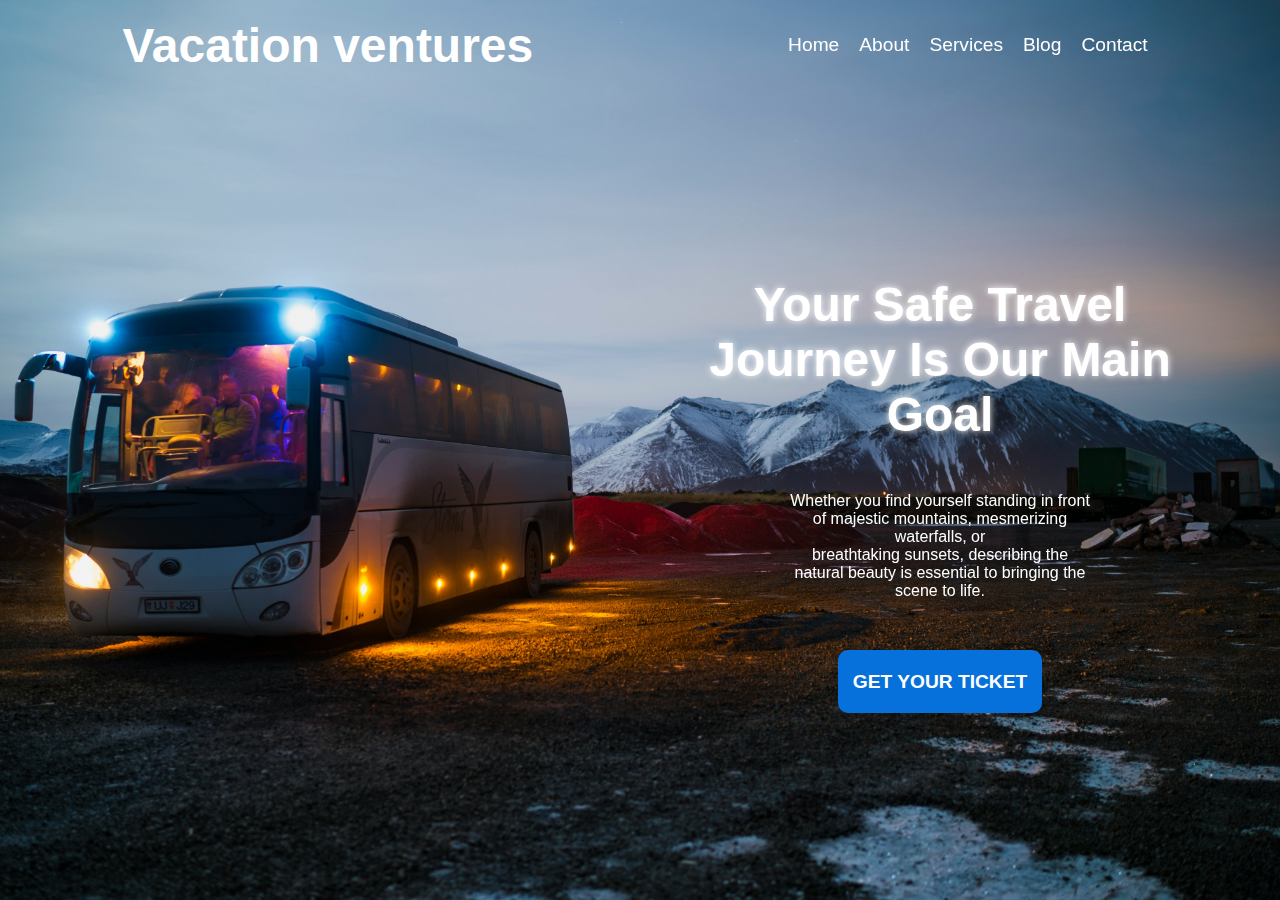
<file: 5.Tourism/case study/travel/bus/index.html>
<!DOCTYPE html>
<html lang="en">
<head>
    <meta charset="UTF-8">
    <meta name="viewport" content="width=device-width, initial-scale=1.0">
    <link rel="stylesheet" href="https://unpkg.com/aos@next/dist/aos.css" />
    <style>
        *{
            padding: 0;
            margin: 0;
            font-family: Arial, Helvetica, sans-serif;
            box-sizing: border-box;
        }
        
        body{
            width: 100%;
            height: 100vh;
            background-image: url(background.jpg);
            background-repeat: no-repeat;
            background-position: center;
            background-size: cover;
        }
        
        nav{
            width: 100%;
            height: 10vh;
            display: flex;
            justify-content: space-around;
            align-items: center;
            color: white;
        }
        
        nav .logo{
            font-size: 1.5rem;
        }
        
        nav .links {
            display: flex;
        }
        
        nav .links a{
            color: white;
            text-decoration: none;
            font-size: 1.2rem;
            margin: 0 10px;
        }
        
        nav .links a:hover{
            text-decoration: underline;
        }
        
        section{
            width: 100%;
            height: 90vh;
            display: flex;
            justify-content: center;
            align-items: center;
        }
        
        .content{
            width: 40%;
            text-align: center;
            color: white;
            margin-left: 600px;
        }
        
        .content h1{
            font-size: 3rem;
            text-shadow: 0 0 7px white;
        }
        
        
        .content p{
            width: 60%;
            margin: 50px 20%;
        }
        
        .content button{
        width: 40%;
        height: 7vh;
        border-radius: 10px;
        background: rgb(7,113,219);    
        border: none;
        outline: none;
        color: white;
        cursor: pointer;
        font-size: 1.2rem;
        font-weight: 700;
        transition: 0.2s linear;
        }
        
        .content button:hover{
            scale: 1.1;
            font-size: 1.3rem;
            background-color: transparent;
            backdrop-filter: brightness(40%);
            color: rgb(7,113,219);
            border: 1px solid rgb(7,113,219);
            box-shadow: 0 0 10px 3px rgb(7,113,219);
        }
        
        
    </style>
    <title>Vacation ventures</title>   
</head>
<body>
    <nav>
        <div class="logo">
            <h1>Vacation ventures</h1>
        </div>
        <div class="links">
            <div class="link" data-aos="fade-up" data-aos-duration="1200"><a href="">Home</a></div>
            <div class="link" data-aos="fade-up" data-aos-duration="1200" data-aos-delay="100"><a href="">About</a></div>
            <div class="link" data-aos="fade-up" data-aos-duration="1200" data-aos-delay="200"><a href="">Services</a></div>
            <div class="link" data-aos="fade-up" data-aos-duration="1200" data-aos-delay="500"><a href="">Blog</a></div>
            <div class="link" data-aos="fade-up" data-aos-duration="1200" data-aos-delay="600"><a href="">Contact</a></div>
        </div>
        
    </nav>
    <section>
        <div class="content">
            <h1 data-aos="fade-right" data-aos-duration="2000" data-aos-delay="900">Your Safe Travel Journey Is Our Main Goal</h1>
            <p data-aos="fade-left" data-aos-duration="2000" data-aos-delay="1000">Whether you find yourself standing in front of majestic mountains, mesmerizing waterfalls, or <br> breathtaking sunsets, describing the natural beauty is essential to bringing the scene to life.</p>
            <button data-aos="zoom-in" data-aos-duration="2000" data-aos-delay="1200" onclick="location.href='destination.html'">GET YOUR TICKET</button>
        </div>
    </section>
    <script src="https://unpkg.com/aos@next/dist/aos.js"></script>
    <script>
      AOS.init();
    </script>
</body>
</html>
</file>
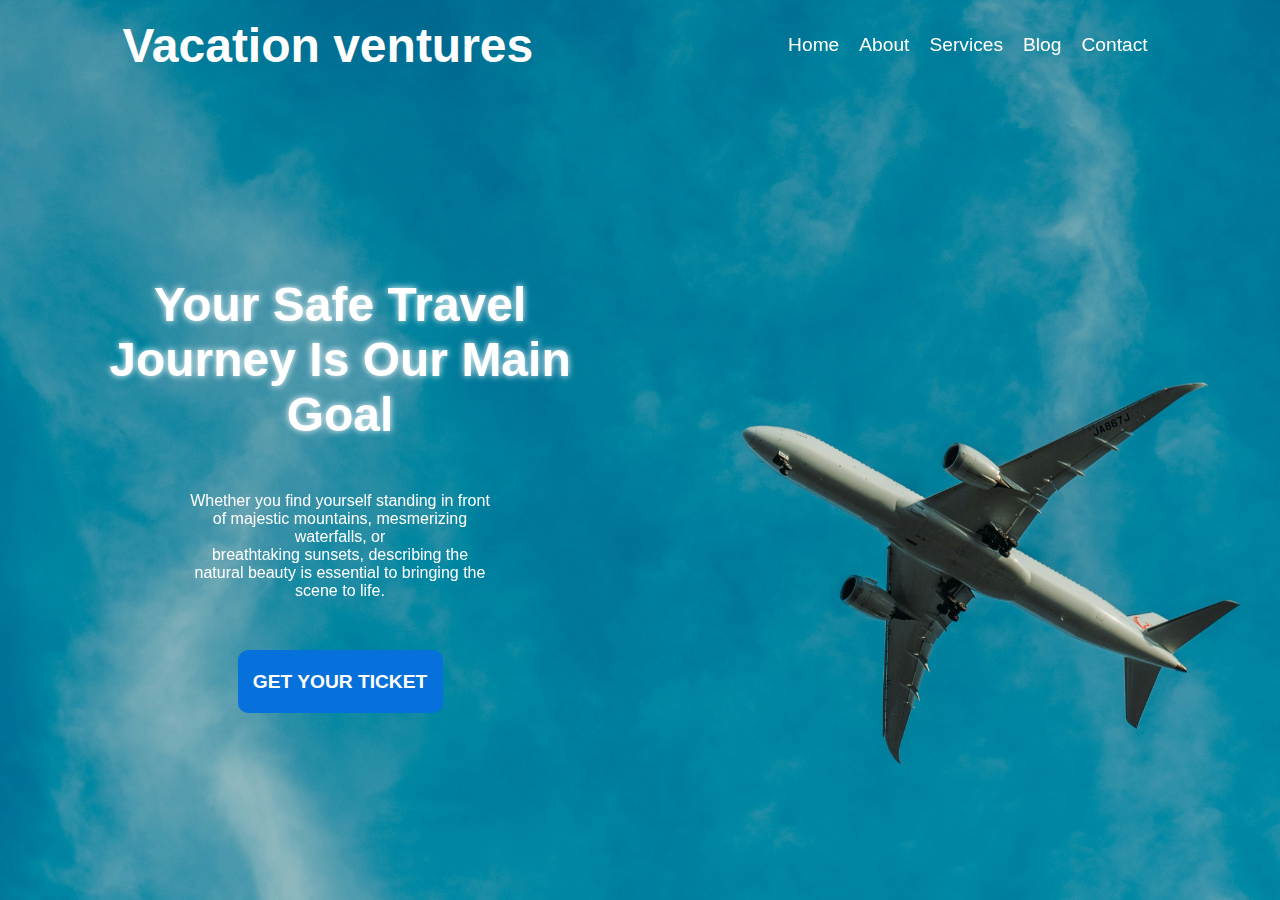
<file: 5.Tourism/case study/travel/flight/index.html>
<!DOCTYPE html>
<html lang="en">
<head>
    <meta charset="UTF-8">
    <meta name="viewport" content="width=device-width, initial-scale=1.0">
    <link rel="stylesheet" href="https://unpkg.com/aos@next/dist/aos.css" />
    <style>
        *{
            padding: 0;
            margin: 0;
            font-family: Arial, Helvetica, sans-serif;
            box-sizing: border-box;
        }
        
        body{
            width: 100%;
            height: 100vh;
            background-image: url(background.jpg);
            background-repeat: no-repeat;
            background-position: center;
            background-size: cover;
        }
        
        nav{
            width: 100%;
            height: 10vh;
            display: flex;
            justify-content: space-around;
            align-items: center;
            color: white;
        }
        
        nav .logo{
            font-size: 1.5rem;
        }
        
        nav .links {
            display: flex;
        }
        
        nav .links a{
            color: white;
            text-decoration: none;
            font-size: 1.2rem;
            margin: 0 10px;
        }
        
        nav .links a:hover{
            text-decoration: underline;
        }
        
        section{
            width: 100%;
            height: 90vh;
            display: flex;
            justify-content: center;
            align-items: center;
        }
        
        .content{
            width: 40%;
            text-align: center;
            color: white;
            margin-right: 600px;
        }
        
        .content h1{
            font-size: 3rem;
            text-shadow: 0 0 7px white;
        }
        
        
        .content p{
            width: 60%;
            margin: 50px 20%;
        }
        
        .content button{
        width: 40%;
        height: 7vh;
        border-radius: 10px;
        background: rgb(7,113,219);    
        border: none;
        outline: none;
        color: white;
        cursor: pointer;
        font-size: 1.2rem;
        font-weight: 700;
        transition: 0.2s linear;
        }
        
        .content button:hover{
            scale: 1.1;
            font-size: 1.3rem;
            background-color: transparent;
            backdrop-filter: brightness(40%);
            color: rgb(7,113,219);
            border: 1px solid rgb(7,113,219);
            box-shadow: 0 0 10px 3px rgb(7,113,219);
        }
        
        
    </style>
    <title>Vacation ventures</title>   
</head>
<body>
    <nav>
        <div class="logo">
            <h1>Vacation ventures</h1>
        </div>
        <div class="links">
            <div class="link" data-aos="fade-up" data-aos-duration="1200"><a href="">Home</a></div>
            <div class="link" data-aos="fade-up" data-aos-duration="1200" data-aos-delay="100"><a href="">About</a></div>
            <div class="link" data-aos="fade-up" data-aos-duration="1200" data-aos-delay="200"><a href="">Services</a></div>
            <div class="link" data-aos="fade-up" data-aos-duration="1200" data-aos-delay="500"><a href="">Blog</a></div>
            <div class="link" data-aos="fade-up" data-aos-duration="1200" data-aos-delay="600"><a href="">Contact</a></div>
        </div>
        
    </nav>
    <section>
        <div class="content">
            <h1 data-aos="fade-right" data-aos-duration="2000" data-aos-delay="900">Your Safe Travel Journey Is Our Main Goal</h1>
            <p data-aos="fade-left" data-aos-duration="2000" data-aos-delay="1000">Whether you find yourself standing in front of majestic mountains, mesmerizing waterfalls, or <br> breathtaking sunsets, describing the natural beauty is essential to bringing the scene to life.</p>
            <button data-aos="zoom-in" data-aos-duration="2000" data-aos-delay="1200" onclick="location.href='destination.html'">GET YOUR TICKET</button>
        </div>
    </section>
    <script src="https://unpkg.com/aos@next/dist/aos.js"></script>
    <script>
      AOS.init();
    </script>
</body>
</html>
</file>
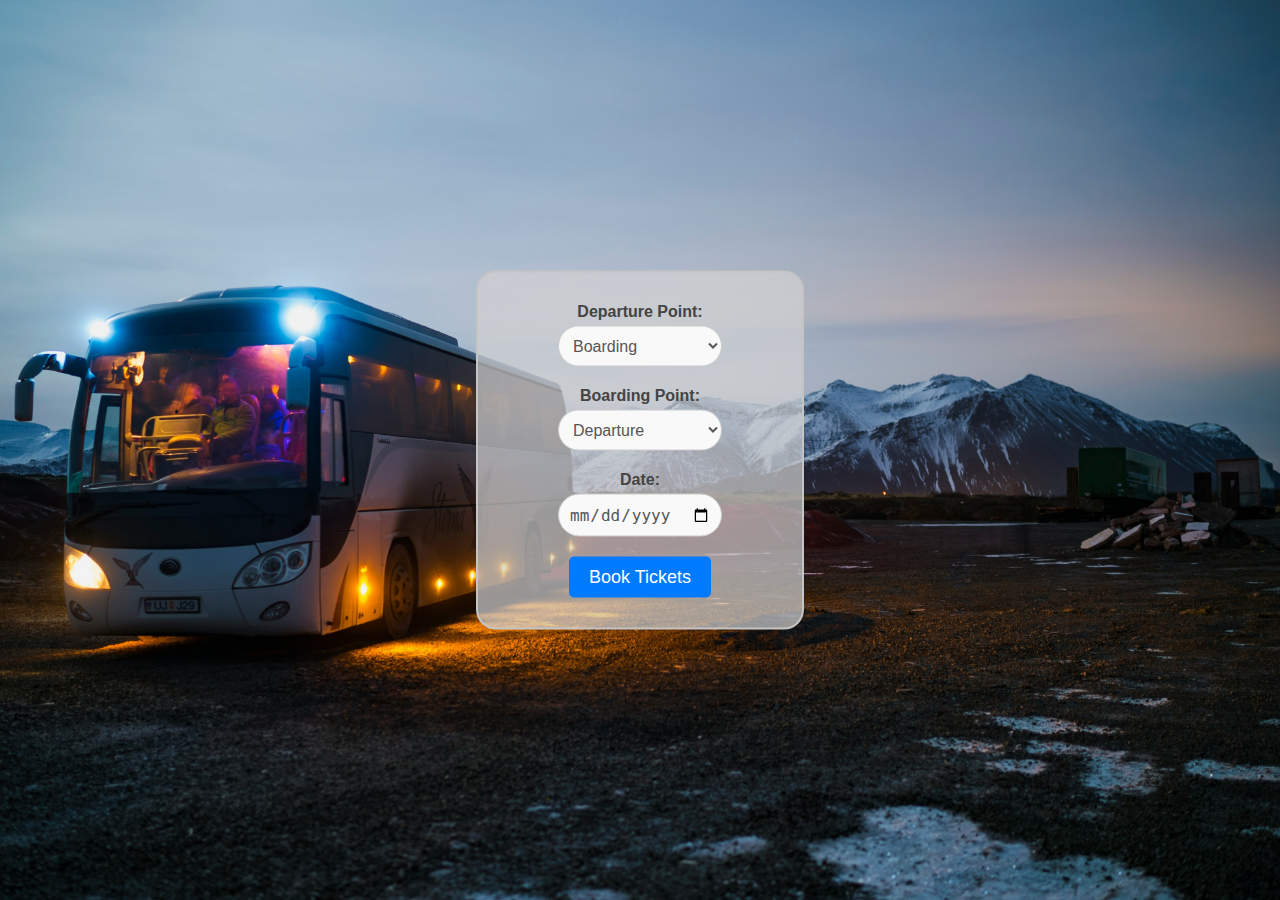
<file: 5.Tourism/case study/travel/bus/destination.html>
<!DOCTYPE html>
<html lang="en">
<head>
  <meta charset="UTF-8">
  <meta name="viewport" content="width=device-width, initial-scale=1.0">
  <title>Book Tickets</title>
  <style>
    body {
      width: 100%;
      height: 100vh;
      margin: 0;
      padding: 0;
      background-image: url(background.jpg);
      background-repeat: no-repeat;
      background-position: center;
      background-size: cover;
      font-family: Arial, sans-serif;
    }
    .container {
      position: absolute;
      top: 50%;
      left: 50%;
      transform: translate(-50%, -50%);
      text-align: center;
      padding: 30px 80px 30px 80px;
      border: 2px #c4c4c4 solid;
      border-radius: 20px;
      background-color: rgba(209, 210, 211, 0.7);
    }
    .form-group {
      margin-bottom: 20px;
    }
    .form-group label {
      display: block;
      font-weight: bold;
      margin-bottom: 5px;
      color: #333; /* label color */
    }
    .form-group select,
    .form-group input[type="date"] {
      width: 100%;
      padding: 10px;
      font-size: 16px;
      border: 1px solid #ccc;
      border-radius: 50px;
      box-sizing: border-box;
      background-color: #f9f9f9; /* input background color */
      color: #555; /* input text color */
    }
    .form-group select:focus,
    .form-group input[type="date"]:focus {
      outline: none;
      border-color: #007bff; /* border color on focus */
    }
    .btn {
      padding: 10px 20px;
      background-color: #007bff;
      color: #fff;
      border: none;
      border-radius: 5px;
      font-size: 18px;
      cursor: pointer;
      transition: background-color 0.3s ease;
    }
    .btn:hover {
      background-color: #0056b3;
    }
  </style>
</head>
<body>
  <div class="container">
    <form action="ticket_booking.html">
      <div class="form-group">
        <label for="departure" style="color: #444;">Departure Point:</label>
        <select name="departure" id="departure" required>
          <!-- Add options for departure points -->
          <option value="">Boarding</option>
          <option value="USA">USA</option>
          <option value="UK">UK</option>
          <option value="Canada">Canada</option>
          <option value="Australia">Australia</option>
          <option value="UAE">UAE</option>
          <option value="Japan">Japan</option>
        </select>
      </div>
      <div class="form-group">
        <label for="boarding" style="color: #444;">Boarding Point:</label>
        <select name="boarding" id="boarding" required>
          <!-- Add options for boarding points -->
          <option value="">Departure</option>
          <option value="USA">USA</option>
          <option value="Canada">Canada</option>
          <option value="Japan">Japan</option>
          <option value="UK">UK</option>
          <option value="UAE">UAE</option>
          <option value="Australia">Australia</option>
        </select>
      </div>
      <div class="form-group">
        <label for="date" style="color: #444;">Date:</label>
        <input type="date" id="date" name="date" required>
      </div>
      <button type="submit" class="btn">Book Tickets</button>
    </form>
  </div>
</body>
</html>
</file>
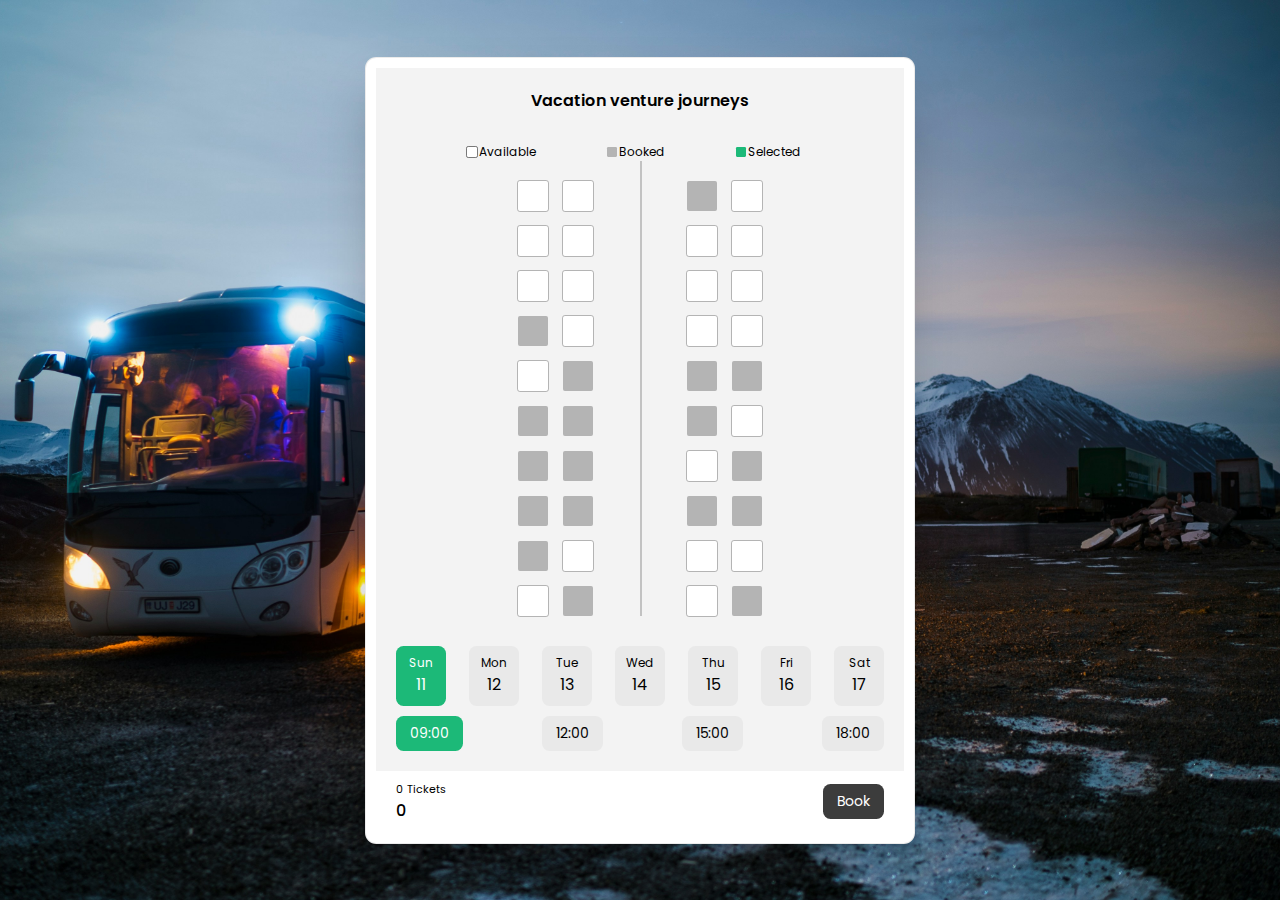
<file: 5.Tourism/case study/travel/bus/ticket_booking.html>
<!DOCTYPE html>
<html lang="en">
  <head>
    <meta charset="UTF-8" />
    <meta name="viewport" content="width=device-width, initial-scale=1.0" />
    <title>Bus Ticket Booking</title>
    <!--Google Fonts and Icons-->
    <link
      href="https://fonts.googleapis.com/icon?family=Material+Icons|Material+Icons+Outlined|Material+Icons+Round|Material+Icons+Sharp|Material+Icons+Two+Tone"
      rel="stylesheet"
    />
    <link rel="preconnect" href="https://fonts.googleapis.com" />
    <link rel="preconnect" href="https://fonts.gstatic.com" crossorigin />
    <link
      href="https://fonts.googleapis.com/css2?family=Poppins:wght@100;200;300;400;500;600;700;800;900&display=swap"
      rel="stylesheet"
    />
    <style>
      body {
        width: 100%;
        height: 100vh;
        margin: 0;
        padding: 0;
        background-image: url(background.jpg);
            background-repeat: no-repeat;
            background-position: center;
            background-size: cover;
      }
      .center {
        width: 100%;
        height: 100%;
        display: flex;
        align-items: center;
        justify-content: center;
      }
      .tickets {
        width: 550px;
        height: fit-content;
        border: 0.4mm solid rgba(0, 0, 0, 0.08);
        border-radius: 3mm;
        box-sizing: border-box;
        padding: 10px;
        font-family: poppins;
        max-height: 96vh;
        overflow: auto;
        background: white;
        box-shadow: 0px 25px 50px -12px rgba(0, 0, 0, 0.25);
      }
      .ticket-selector {
        background: rgb(243, 243, 243);
        display: flex;
        align-items: center;
        justify-content: space-between;
        flex-direction: column;
        box-sizing: border-box;
        padding: 20px;
      }
      .head {
        width: 100%;
        display: flex;
        align-items: center;
        justify-content: center;
        margin-bottom: 30px;
      }
      .title {
        font-size: 16px;
        font-weight: 600;
      }
      .seats {
        width: 100%;
        display: flex;
        align-items: center;
        justify-content: center;
        flex-direction: column;
        min-height: 150px;
        position: relative;
      }
      .status {
        width: 100%;
        display: flex;
        align-items: center;
        justify-content: space-evenly;
      }
      .item {
        font-size: 12px;
        position: relative;
      }
      .item::before {
        content: "";
        position: absolute;
        top: 50%;
        left: -12px;
        transform: translate(0, -50%);
        width: 10px;
        height: 10px;
        background: rgb(255, 255, 255);
        outline: 0.2mm solid rgb(120, 120, 120);
        border-radius: 0.3mm;
      }
      .item:nth-child(2)::before {
        background: rgb(180, 180, 180);
        outline: none;
      }
      .item:nth-child(3)::before {
        background: rgb(28, 185, 120);
        outline: none;
      }
      .all-seats {
        display: flex;
        justify-content: space-between;
        width: 50%;
        position: relative;
      }
      .vertical-line {
        position: absolute;
        left: 50%;
        top: 0;
        width: 2px;
        height: 100%;
        background: rgba(0, 0, 0, 0.2);
      }
      .seats-column {
        display: grid;
        grid-template-columns: repeat(2, 1fr);
        grid-gap: 15px;
        margin-top: 20px;
      }
      .seat {
        width: 30px;
        height: 30px;
        background: white;
        border-radius: 0.5mm;
        outline: 0.3mm solid rgb(180, 180, 180);
        cursor: pointer;
      }
      .all-seats input:checked + label {
        background: rgb(28, 185, 120);
        outline: none;
      }
      .seat.booked {
        background: rgb(180, 180, 180);
        outline: none;
      }
      input {
        display: none;
      }
      .timings {
        width: 100%;
        display: flex;
        flex-direction: column;
        align-items: center;
        justify-content: center;
        margin-top: 30px;
      }
      .dates {
        width: 100%;
        display: flex;
        align-items: center;
        justify-content: space-between;
      }
      .dates-item {
        width: 50px;
        height: 40px;
        background: rgb(233, 233, 233);
        text-align: center;
        display: flex;
        align-items: center;
        justify-content: center;
        flex-direction: column;
        padding: 10px 0;
        border-radius: 2mm;
        cursor: pointer;
      }
      .day {
        font-size: 12px;
      }
      .times {
        width: 100%;
        display: flex;
        align-items: center;
        justify-content: space-between;
        margin-top: 10px;
      }
      .time {
        font-size: 14px;
        width: fit-content;
        padding: 7px 14px;
        background: rgb(233, 233, 233);
        border-radius: 2mm;
        cursor: pointer;
      }
      .timings input:checked + label {
        background: rgb(28, 185, 120);
        color: white;
      }
      .price {
        width: 100%;
        box-sizing: border-box;
        padding: 10px 20px;
        display: flex;
        align-items: center;
        justify-content: space-between;
      }
      .total {
        display: flex;
        flex-direction: column;
        align-items: flex-start;
        justify-content: center;
        font-size: 16px;
        font-weight: 500;
      }
      .total span {
        font-size: 11px;
        font-weight: 400;
      }
      .price button {
        background: rgb(60, 60, 60);
        color: white;
        font-family: poppins;
        font-size: 14px;
        padding: 7px 14px;
        border-radius: 2mm;
        outline: none;
        border: none;
        cursor: pointer;
      }
    </style>
  </head>
  <body>
    <div class="center">
      <div class="tickets">
        <div class="ticket-selector">
          <div class="head">
            <div class="title">Vacation venture journeys</div>
          </div>
          <div class="seats">
            <div class="status">
              <div class="item">Available</div>
              <div class="item">Booked</div>
              <div class="item">Selected</div>
            </div>
            <div class="all-seats">
              <div class="seats-column" id="left-seats">
                <!-- Left seats will be inserted here -->
              </div>
              <div class="vertical-line"></div>
              <div class="seats-column" id="right-seats">
                <!-- Right seats will be inserted here -->
              </div>
            </div>
          </div>
          <div class="timings">
            <div class="dates">
              <input type="radio" name="date" id="d1" checked />
              <label for="d1" class="dates-item">
                <div class="day">Sun</div>
                <div class="date">11</div>
              </label>
              <input type="radio" id="d2" name="date" />
              <label class="dates-item" for="d2">
                <div class="day">Mon</div>
                <div class="date">12</div>
              </label>
              <input type="radio" id="d3" name="date" />
              <label class="dates-item" for="d3">
                <div class="day">Tue</div>
                <div class="date">13</div>
              </label>
              <input type="radio" id="d4" name="date" />
              <label class="dates-item" for="d4">
                <div class="day">Wed</div>
                <div class="date">14</div>
              </label>
              <input type="radio" id="d5" name="date" />
              <label class="dates-item" for="d5">
                <div class="day">Thu</div>
                <div class="date">15</div>
              </label>
              <input type="radio" id="d6" name="date" />
              <label class="dates-item" for="d6">
                <div class="day">Fri</div>
                <div class="date">16</div>
              </label>
              <input type="radio" id="d7" name="date" />
              <label class="dates-item" for="d7">
                <div class="day">Sat</div>
                <div class="date">17</div>
              </label>
            </div>
            <div class="times">
              <input type="radio" name="time" id="t1" checked />
              <label for="t1" class="time"> 09:00 </label>
              <input type="radio" id="t2" name="time" />
              <label for="t2" class="time"> 12:00 </label>
              <input type="radio" id="t3" name="time" />
              <label for="t3" class="time"> 15:00 </label>
              <input type="radio" id="t4" name="time" />
              <label for="t4" class="time"> 18:00 </label>
            </div>
          </div>
        </div>
        <div class="price">
          <div class="total">
            <span> <span class="count">0</span> Tickets </span>
            <div class="amount">0</div>
          </div>
          <button type="button" onclick="location.href='thankyou.html'">Book</button>
        </div>
      </div>
    </div>
    <script>
      let leftSeats = document.getElementById("left-seats");
      let rightSeats = document.getElementById("right-seats");
      for (var i = 0; i < 20; i++) {
        let randint = Math.floor(Math.random() * 2);
        let booked = randint === 1 ? "booked" : "";
        leftSeats.insertAdjacentHTML(
          "beforeend",
          '<input type="checkbox" name="tickets" id="ls' +
            (i + 1) +
            '" /><label for="ls' +
            (i + 1) +
            '" class="seat ' +
            booked +
            '"></label>'
        );
      }
      for (var i = 0; i < 20; i++) {
        let randint = Math.floor(Math.random() * 2);
        let booked = randint === 1 ? "booked" : "";
        rightSeats.insertAdjacentHTML(
          "beforeend",
          '<input type="checkbox" name="tickets" id="rs' +
            (i + 1) +
            '" /><label for="rs' +
            (i + 1) +
            '" class="seat ' +
            booked +
            '"></label>'
        );
      }

      let tickets = document.querySelectorAll(".all-seats input");
      tickets.forEach((ticket) => {
        ticket.addEventListener("change", () => {
          let amount = document.querySelector(".amount").innerHTML;
          let count = document.querySelector(".count").innerHTML;
          amount = Number(amount);
          count = Number(count);

          if (ticket.checked) {
            count += 1;
            amount += 750; // Assuming bus ticket price is 50
          } else {
            count -= 1;
            amount -= 750;
          }
          document.querySelector(".amount").innerHTML = amount;
          document.querySelector(".count").innerHTML = count;
        });
      });
    </script>
  </body>
</html>
</file>
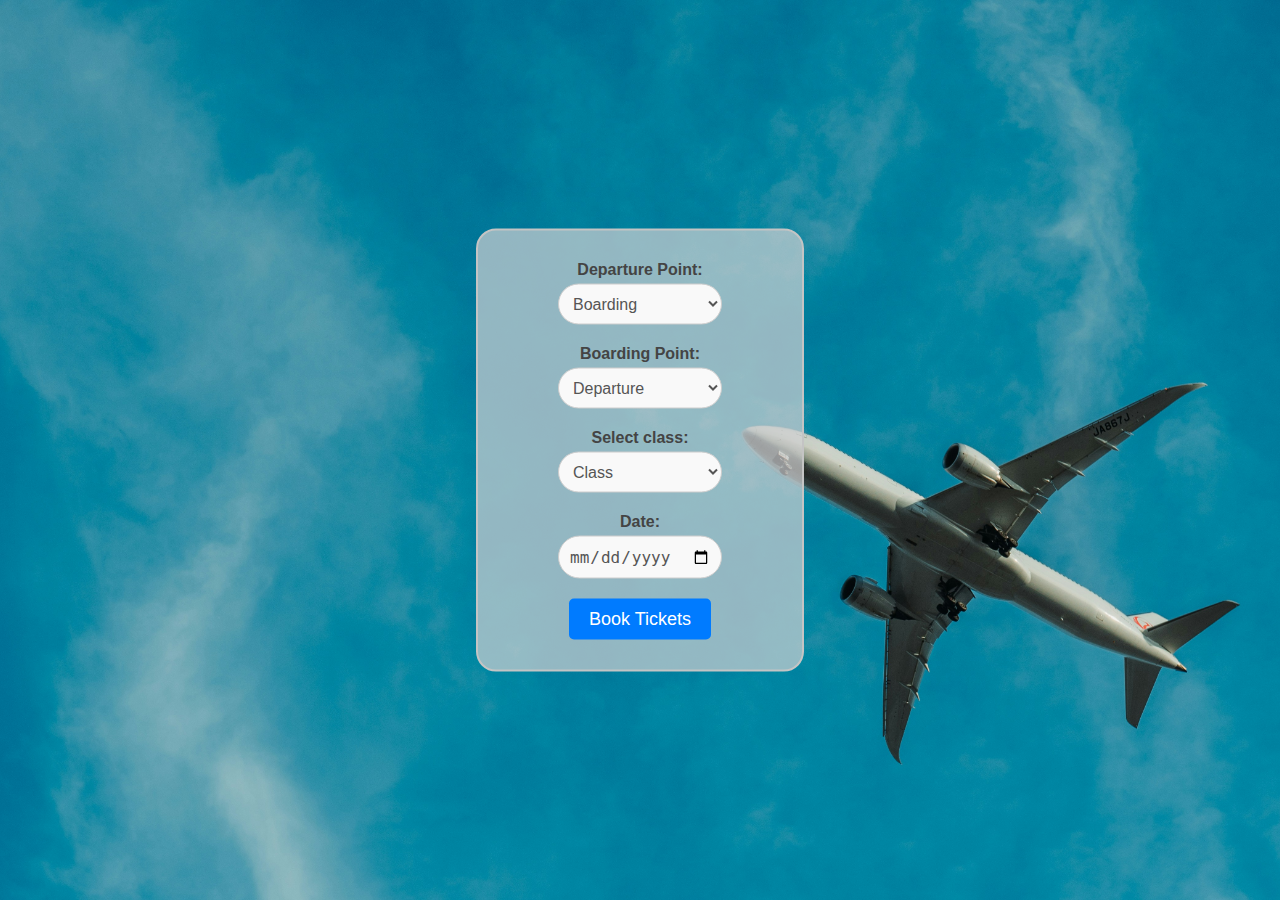
<file: 5.Tourism/case study/travel/flight/destination.html>
<!DOCTYPE html>
<html lang="en">
<head>
  <meta charset="UTF-8">
  <meta name="viewport" content="width=device-width, initial-scale=1.0">
  <title>Book Tickets</title>
  <style>
    body {
      width: 100%;
      height: 100vh;
      margin: 0;
      padding: 0;
      background-image: url(background.jpg);
      background-repeat: no-repeat;
      background-position: center;
      background-size: cover;
      font-family: Arial, sans-serif;
    }
    .container {
      position: absolute;
      top: 50%;
      left: 50%;
      transform: translate(-50%, -50%);
      text-align: center;
      padding: 30px 80px 30px 80px;
      border: 2px #c4c4c4 solid;
      border-radius: 20px;
      background-color: rgba(209, 210, 211, 0.7);
    }
    .form-group {
      margin-bottom: 20px;
    }
    .form-group label {
      display: block;
      font-weight: bold;
      margin-bottom: 5px;
      color: #333; /* label color */
    }
    .form-group select,
    .form-group input[type="date"] {
      width: 100%;
      padding: 10px;
      font-size: 16px;
      border: 1px solid #ccc;
      border-radius: 50px;
      box-sizing: border-box;
      background-color: #f9f9f9; /* input background color */
      color: #555; /* input text color */
    }
    .form-group select:focus,
    .form-group input[type="date"]:focus {
      outline: none;
      border-color: #007bff; /* border color on focus */
    }
    .btn {
      padding: 10px 20px;
      background-color: #007bff;
      color: #fff;
      border: none;
      border-radius: 5px;
      font-size: 18px;
      cursor: pointer;
      transition: background-color 0.3s ease;
    }
    .btn:hover {
      background-color: #0056b3;
    }
  </style>
</head>
<body>
  <div class="container">
    <form action="ticket_booking.html">
      <div class="form-group">
        <label for="departure" style="color: #444;">Departure Point:</label>
        <select name="departure" id="departure" required>
          <option value="">Boarding</option>
          <option value="Kadapa">Kadapa</option>
          <option value="Tirupathi">Tirupathi</option>
          <option value="Vijawada">Vijawada</option>
          <option value="Guntur">Guntur</option>
          <option value="Kurnool">Kurnool</option>
          <option value="Nellore">Nellore</option>
        </select>
      </div>
      <div class="form-group">
        <label for="boarding" style="color: #444;">Boarding Point:</label>
        <select name="boarding" id="boarding" required>
          <option value="">Departure</option>
          <option value="Nellore">Nellore</option>
          <option value="Kurnool">Kurnool</option>
          <option value="Guntur">Guntur</option>
          <option value="Tirupathi">Tirupathi</option>
          <option value="Vijawada">Vijawada</option>
          <option value="Kadapa">Kadapa</option>
        </select>
      </div>
      <div class="form-group">
        <label for="class" style="color: #444;">Select class:</label>
        <select name="class" id="class" required>
          <option value="">Class</option>
          <option value="AC">First class</option>
          <option value="Sleeper">Business class</option>
          <option value="General">Economy class</option>
        </select>
      </div>
      <div class="form-group">
        <label for="date" style="color: #444;">Date:</label>
        <input type="date" id="date" name="date" required>
      </div>
      <button type="submit" class="btn" onclick="location.href='./thankyou.html'">Book Tickets</button>
    </form>
  </div>
</body>
</html>
</file>
